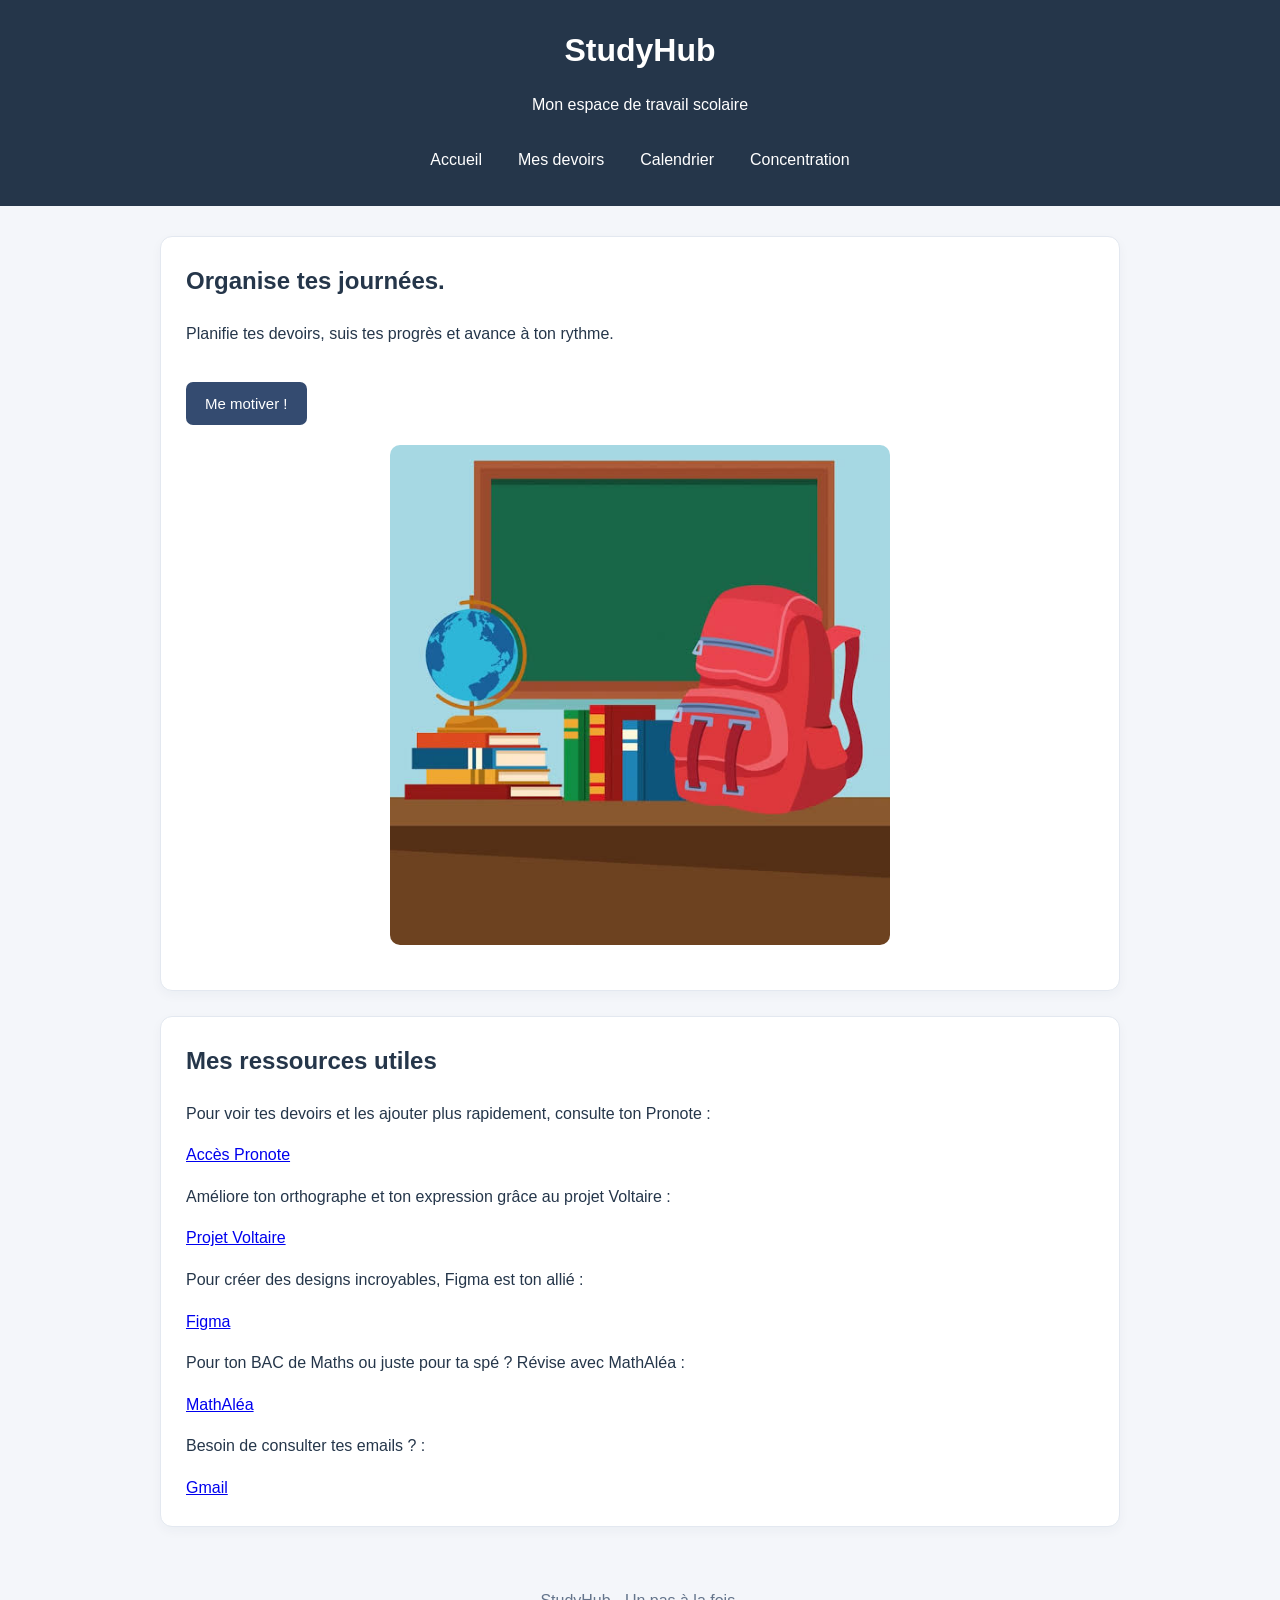
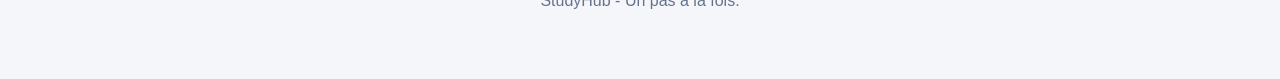
<file: index.html>
<!DOCTYPE html>
<html lang="fr">
<head>
    <meta charset="UTF-8">
    <meta name="viewport" content="width=device-width, initial-scale=1.0"> <!--ajuste les dimensions et le niveau de zoom du site Web pour qu’ils s’adaptent à l’écran--> 
    <title>StudyHub - Mon espace scolaire</title>
    <link rel="stylesheet" href="style.css"> <!--link relie le HTML au fichier CSS.-->
</head>

<body>
    <header> <!--header contient l'en-tête de la page.-->
        <h1>StudyHub</h1>
        <p>Mon espace de travail scolaire</p>

        <!-- Liens vers les sections de la page -->
        <nav> 
				<!--La balise <nav> en HTML est un élément utilisé pour définir un bloc majeur 
				de liens de navigation sur une page web. Il indique au navigateur et aux technologies d’assistance 
				(comme les lecteurs d’écran(logiciel d'assistance qui retranscrit ce qui est affiché à l'écran par une synthèse vocale ou sur un afficheur braille)) 
				que le contenu ci-joint est destiné à la navigation 
				dans la page actuelle ou vers d’autres pages du site Web. -->
			<a href="index.html">Accueil</a>
			<a href="devoirs.html">Mes devoirs</a>
			<a href="calendrier.html">Calendrier</a>
			<a href="concentration.html">Concentration</a>
        </nav>
    </header>

    <main> <!--main regroupe le contenu principal.-->
        <section id="accueil"> <!--id permet d'identifier une zone précise, notamment pour la manipuler en JavaScript.-->
            <h2>Organise tes journées.</h2>
            <p>
                Planifie tes devoirs, suis tes progrès
                et avance à ton rythme.
            </p>
				
			<!-- Bouton qui déclenche un événement JavaScript -->
			<button id="bouton-bienvenue" type="button">
				Me motiver !
			</button>
			
			<!-- Le message apparaîtra ici -->
			<p id="message-bienvenue"></p>
            
			<!-- Image : tu peux remplacer le fichier -->
            <img src="illustration.jfif"
                 alt="Illustration d'un espace de travail scolaire">
        </section> <!--section sépare les grandes parties du site-->
		
	<section id="ressources">
		<h2>Mes ressources utiles</h2>

		<p>
			Pour voir tes devoirs et les ajouter plus 
			rapidement, consulte ton Pronote :
		</p>

			<a href="https://9830557n.index-education.net/pronote/"
			target="_blank" 
			rel="noopener noreferrer">
			Accès Pronote
			</a>
		<p>
			Améliore ton orthographe et ton expression 
			grâce au projet Voltaire :
		</p>

			<a href="https://www.projet-voltaire.fr/"
			target="_blank" 
			rel="noopener noreferrer">
			Projet Voltaire
			</a>
		<p>
			Pour créer des designs incroyables, Figma est ton allié : 
		</p>

			<a href="https://www.figma.com/fr-fr/"
			target="_blank" 
			rel="noopener noreferrer">
			Figma
			</a>
		<p>
			Pour ton BAC de Maths ou juste pour ta spé ? 
			Révise avec MathAléa : 
		</p>

			<a href="https://mathalea.fr/alea/"
			target="_blank" 
			rel="noopener noreferrer">
			MathAléa
			</a>
		<p>
			Besoin de consulter tes emails ? : 
		</p>

			<a href="https://mail.google.com"
			target="_blank" 
			rel="noopener noreferrer">
			Gmail
			</a>
	</section>
			<!--href indique l'adresse de destination.
			target="_blank" ouvre le lien dans un nouvel onglet.
			rel="noopener noreferrer" renforce la sécurité du nouvel onglet.-->

    <footer>
        <p>StudyHub - Un pas à la fois.</p>
    </footer>

    <script src="script.js"></script> <!--script relie le HTML au fichier JavaScript.-->
</body>
</html>
</file>
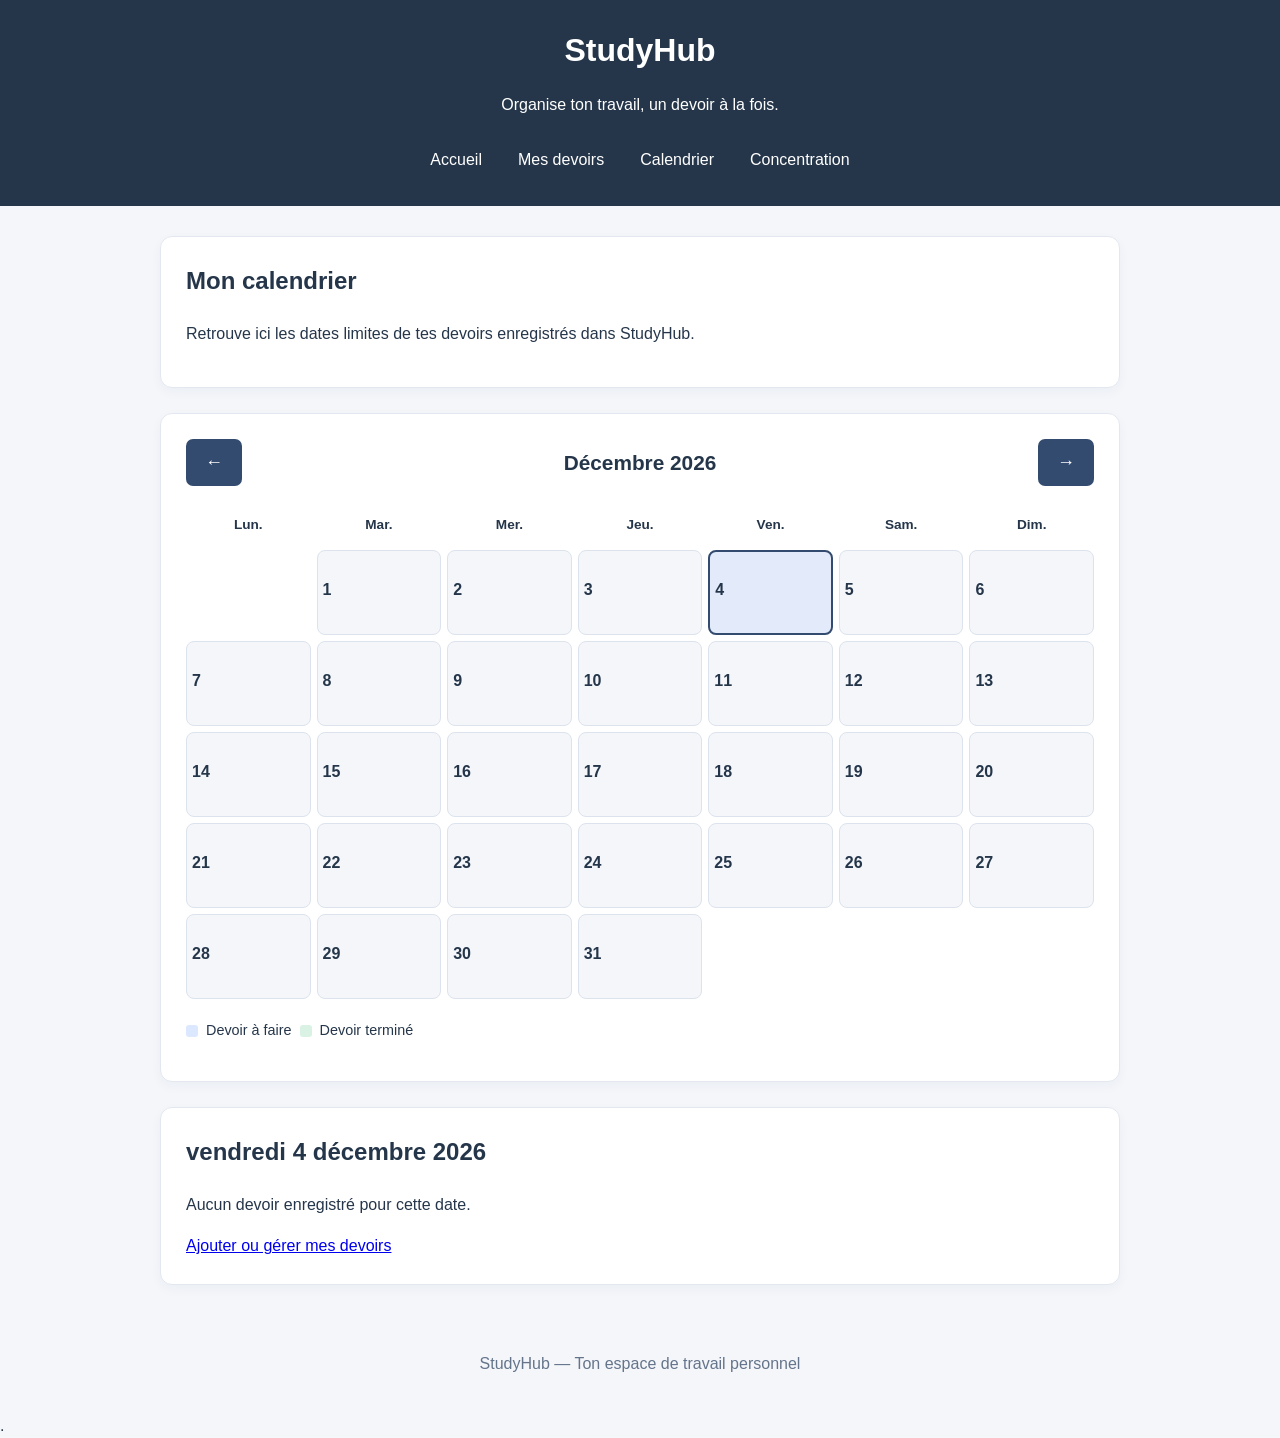
<file: calendrier.html>
<!DOCTYPE html>
<html lang="fr">

<head>
    <meta charset="UTF-8">
    <meta name="viewport" content="width=device-width, initial-scale=1.0">

    <title>Calendrier | StudyHub</title>

    <!-- On réutilise le CSS commun du site -->
    <link rel="stylesheet" href="style.css">
</head>

<body>

    <header>
        <h1>StudyHub</h1>
        <p>Organise ton travail, un devoir à la fois.</p>

        <!-- Navigation entre les pages -->
        <nav>
            <a href="index.html">Accueil</a>
            <a href="devoirs.html">Mes devoirs</a>
            <a href="calendrier.html">Calendrier</a>
            <a href="concentration.html">Concentration</a>
        </nav>
    </header>

    <main>

        <section>
            <h2>Mon calendrier</h2>
            <p>
                Retrouve ici les dates limites de tes devoirs
                enregistrés dans StudyHub.
            </p>
        </section>

        <section id="section-calendrier">

            <!-- Les boutons permettent de changer de mois -->
            <div class="calendrier-navigation">
                <button id="mois-precedent" type="button"
                    aria-label="Mois précédent">
                    ←
                </button>

                <h2 id="titre-mois" aria-live="polite"></h2>

                <button id="mois-suivant" type="button"
                    aria-label="Mois suivant">
                    →
                </button>
            </div>

            <!-- Les jours et les devoirs seront créés en JavaScript -->
            <div id="calendrier" aria-label="Calendrier mensuel"></div>

            <p class="legende-calendrier">
                <span class="point-legende point-a-faire"></span>
                Devoir à faire
                <span class="point-legende point-termine"></span>
                Devoir terminé
            </p>

        </section>

        <!-- Liste des devoirs du jour sélectionné -->
        <section id="details-jour">
            <h2 id="titre-jour">Sélectionne une date</h2>
            <ul id="devoirs-du-jour"></ul>
            <p id="message-jour">
                Clique sur un jour du calendrier pour voir ses devoirs.
            </p>

            <a href="devoirs.html">Ajouter ou gérer mes devoirs</a>
        </section>

    </main>

    <footer>
        <p>StudyHub — Ton espace de travail personnel</p>
    </footer>

    <!-- Le même fichier JavaScript que sur les autres pages -->
    <script src="script.js"></script>

</body>
</html>








.
</file>
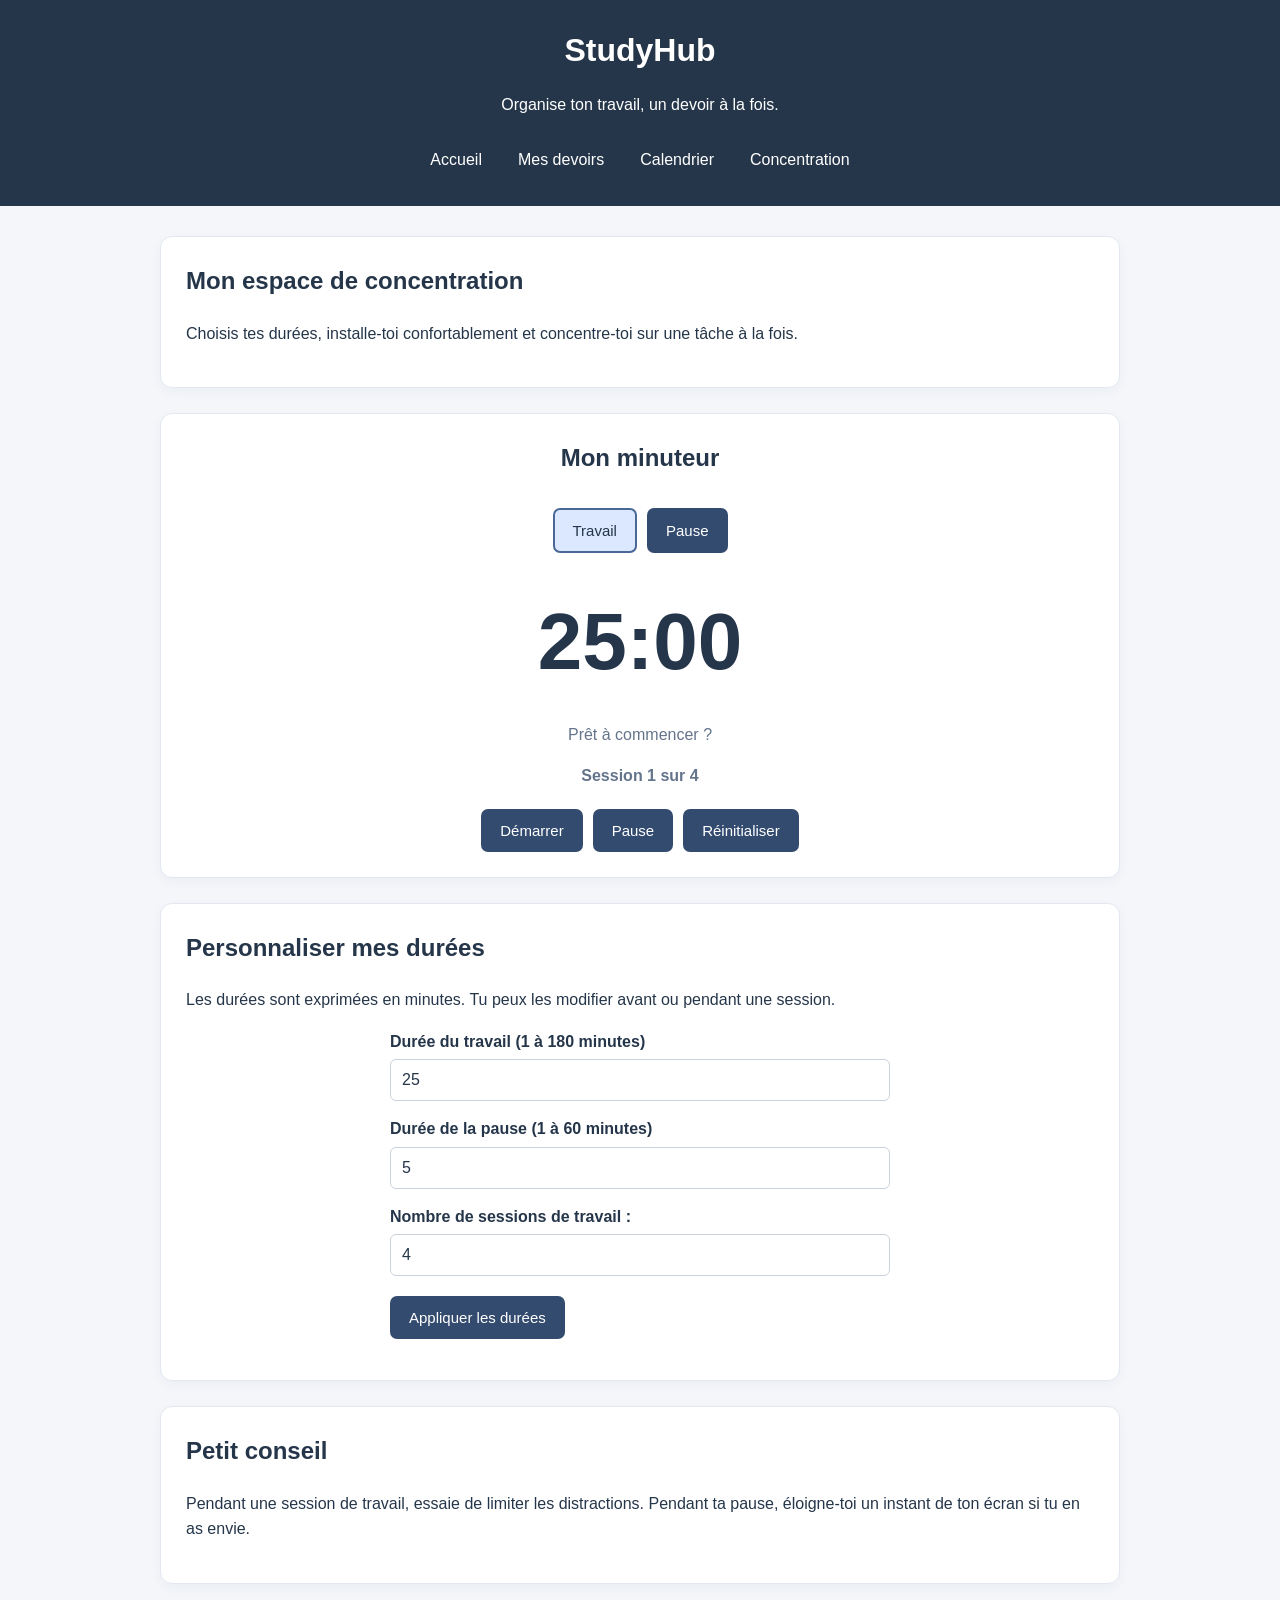
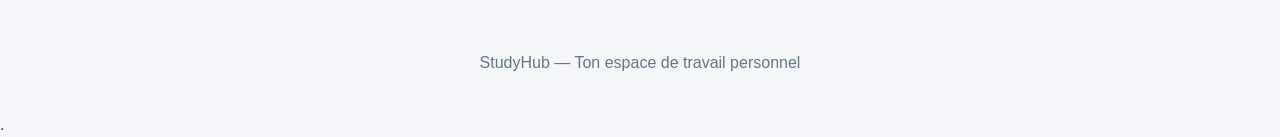
<file: concentration.html>
<!DOCTYPE html>
<html lang="fr">

<head>
    <meta charset="UTF-8">
    <meta name="viewport" content="width=device-width, initial-scale=1.0">

    <title>Concentration | StudyHub</title>
    <link rel="stylesheet" href="style.css">
</head>

<body>

    <header>
        <h1>StudyHub</h1>
        <p>Organise ton travail, un devoir à la fois.</p>

        <nav>
            <a href="index.html">Accueil</a>
            <a href="devoirs.html">Mes devoirs</a>
            <a href="calendrier.html">Calendrier</a>
            <a href="concentration.html">Concentration</a>
        </nav>
    </header>

    <main>

        <section>
            <h2>Mon espace de concentration</h2>
            <p>
                Choisis tes durées, installe-toi confortablement
                et concentre-toi sur une tâche à la fois.
            </p>
        </section>

        <section id="section-concentration">

            <h2>Mon minuteur</h2>

            <!-- Choix du mode de fonctionnement -->
            <div class="choix-mode">
                <button id="mode-travail" type="button">
                    Travail
                </button>

                <button id="mode-pause" type="button">
                    Pause
                </button>
            </div>

            <!-- Temps restant -->
            <div id="minuteur" role="timer"
                aria-label="Temps restant">
                25:00
            </div>

            <p id="etat-minuteur" aria-live="polite">
                Prêt à commencer ?
            </p> 
			<p id="progression-sessions">Session 1 sur 4</p>


            <!-- Commandes du minuteur -->
            <div class="commandes-minuteur">
                <button id="demarrer-minuteur" type="button">
                    Démarrer
                </button>

                <button id="pause-minuteur" type="button">
                    Pause
                </button>

                <button id="reinitialiser-minuteur" type="button">
                    Réinitialiser
                </button>
            </div>

        </section>

        <section>
            <h2>Personnaliser mes durées</h2>

            <p>
                Les durées sont exprimées en minutes.
                Tu peux les modifier avant ou pendant une session.
            </p>

            <form id="formulaire-durees">

                <label for="duree-travail">
                    Durée du travail (1 à 180 minutes)
                </label>

                <input
                    type="number"
                    id="duree-travail"
                    min="1"
                    max="180"
                    value="25"
                    required
                >

                <label for="duree-pause">
                    Durée de la pause (1 à 60 minutes)
                </label>

                <input
                    type="number"
                    id="duree-pause"
                    min="1"
                    max="60"
                    value="5"
                    required
                >
				
				<!-- Nombre de sessions de travail souhaitées -->
				<label for="nombre-sessions">
					Nombre de sessions de travail :
				</label>
				<input
					type="number"
					id="nombre-sessions"
					min="1"
					max="20"
					value="4"
					required
				>

                <button type="submit">
                    Appliquer les durées
                </button>

            </form>

            <p id="message-durees" aria-live="polite"></p>
        </section>

        <section>
            <h2>Petit conseil</h2>
            <p>
                Pendant une session de travail, essaie de limiter
                les distractions. Pendant ta pause, éloigne-toi
                un instant de ton écran si tu en as envie.
            </p>
        </section>

    </main>

    <footer>
        <p>StudyHub — Ton espace de travail personnel</p>
    </footer>

    <script src="script.js"></script>

</body>
</html>








.
</file>
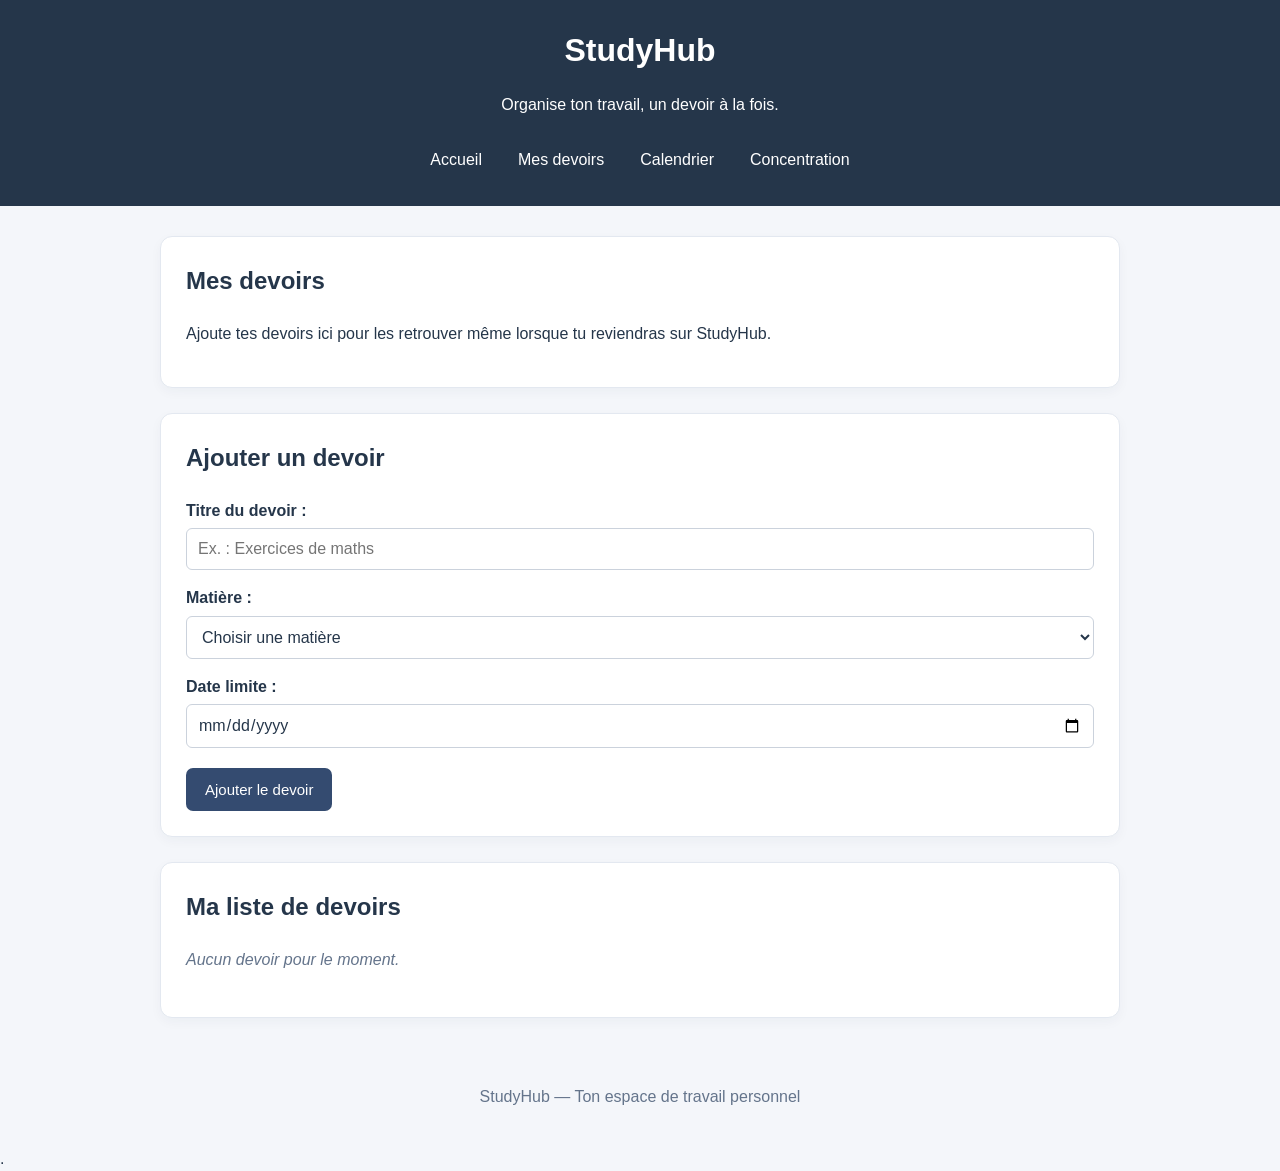
<file: devoirs.html>
<!DOCTYPE html>
<html lang="fr">

<head>
    <meta charset="UTF-8">

    <!-- Permet un affichage adapté à la taille de l'écran -->
    <meta name="viewport" content="width=device-width, initial-scale=1.0">

    <title>Mes devoirs | StudyHub</title>

    <!-- On utilise le même CSS que les autres pages -->
    <link rel="stylesheet" href="style.css">

    <!-- Le JavaScript sera chargé à la fin du body -->
</head>

<body>

    <!-- En-tête du site -->
    <header>
        <h1>StudyHub</h1>
        <p>Organise ton travail, un devoir à la fois.</p>

        <!-- Menu de navigation entre les pages -->
        <nav>
            <a href="index.html">Accueil</a>
            <a href="devoirs.html">Mes devoirs</a>
            <a href="calendrier.html">Calendrier</a>
            <a href="concentration.html">Concentration</a>
        </nav>
    </header>

    <main>

        <!-- Présentation de la page -->
        <section>
            <h2>Mes devoirs</h2>
            <p>
                Ajoute tes devoirs ici pour les retrouver
                même lorsque tu reviendras sur StudyHub.
            </p>
        </section>

        <!-- Formulaire pour ajouter un devoir -->
        <section>
            <h2>Ajouter un devoir</h2>

            <form id="formulaire-devoir">

                <!-- Le titre du devoir -->
                <label for="titre">Titre du devoir :</label>
                <input
                    type="text"
                    id="titre"
                    placeholder="Ex. : Exercices de maths"
                    required
                >

                <!-- La matière concernée -->
                <label for="matiere">Matière :</label>
                <select id="matiere" required>
                    <option value="">Choisir une matière</option>
                    <option value="Mathématiques">Mathématiques</option>
                    <option value="Physique-chimie">Physique-chimie</option>
                    <option value="NSI">NSI</option>
                     <option value="NSI">Histoire des Arts</option>
                    <option value="Français">Français</option>
                    <option value="Anglais">Anglais</option>
                    <option value="Espagnol">Espagnol</option>
                    <option value="Histoire-géographie">
                        Histoire-géographie
                    </option>
                    <option value="Autre">Autre</option>
                </select>

                <!-- La date à laquelle le devoir doit être rendu -->
                <label for="date-limite">Date limite :</label>
                <input
                    type="date"
                    id="date-limite"
                    required
                >

                <!-- Ce bouton déclenche l'envoi du formulaire -->
                <button type="submit">Ajouter le devoir</button>

            </form>
        </section>

        <!-- Liste des devoirs enregistrés -->
        <section>
            <h2>Ma liste de devoirs</h2>

            <p id="message-liste">
                Aucun devoir pour le moment.
            </p>

            <!-- JavaScript ajoutera les devoirs dans cette liste -->
            <ul id="liste-devoirs"></ul>

            <p id="message-confirmation" aria-live="polite"></p>
        </section>

    </main>

    <footer>
        <p>StudyHub — Ton espace de travail personnel</p>
    </footer>

    <!-- On charge JavaScript après les éléments HTML -->
    <script src="script.js"></script>

</body>
</html>








.
</file>
<file: style.css>
/* ===== STYLE GÉNÉRAL ===== */

* {
    box-sizing: border-box;
}

body {
    font-family: Arial, sans-serif;
    background-color: #f4f6fa;
    color: #25364a;
    margin: 0;
    line-height: 1.6;
}

/* ===== EN-TÊTE ET NAVIGATION ===== */

header {
    background-color: #25364a;
    color: white;
    text-align: center;
    padding: 25px 20px;
}

header h1 {
    margin-top: 0;
    margin-bottom: 10px;
}

nav {
    display: flex;
    justify-content: center;
    align-items: center;
    flex-wrap: wrap;
    gap: 8px;
    margin-top: 20px;
}

nav a {
    color: white;
    text-decoration: none;
    padding: 9px 14px;
    border-radius: 6px;
    transition: background-color 0.2s, color 0.2s;
}

nav a:hover,
nav a:focus-visible {
    background-color: #496895;
    color: white;
    outline: none;
}

/* ===== CONTENU PRINCIPAL ===== */

main {
    width: 100%;
    max-width: 1000px;
    margin: 30px auto;
    padding: 0 20px;
}

/* ===== SECTIONS ===== */

section {
    background-color: white;
    padding: 25px;
    margin-bottom: 25px;
    border: 1px solid #e3e8f0;
    border-radius: 12px;
    box-shadow: 0 4px 12px rgba(37, 54, 74, 0.04);
}

section h2 {
    margin-top: 0;
}

/* ===== IMAGE D'ACCUEIL ===== */

#accueil img {
    width: 100%;
    max-width: 500px;
    display: block;
    margin: 20px auto;
    border-radius: 10px;
}

/* ===== FORMULAIRES ===== */

label {
    display: block;
    margin-top: 15px;
    margin-bottom: 5px;
    font-weight: bold;
}

input,
select,
textarea {
    width: 100%;
    box-sizing: border-box;
    padding: 11px;
    border: 1px solid #cbd2dc;
    border-radius: 6px;
    font-family: inherit;
    font-size: 16px;
    background-color: white;
    color: #25364a;
}

input:focus,
select:focus,
textarea:focus {
    outline: 2px solid #496895;
    outline-offset: 2px;
}

/* ===== BOUTONS ===== */

button {
    background-color: #344b70;
    color: white;
    padding: 12px 18px;
    margin-top: 20px;
    border: 1px solid transparent;
    border-radius: 7px;
    font-family: inherit;
    font-size: 15px;
    cursor: pointer;
    transition: background-color 0.2s, transform 0.2s;
}

button:hover {
    background-color: #496895;
}

button:active {
    transform: scale(0.98);
}

button:focus-visible {
    outline: 3px solid #a9c3ff;
    outline-offset: 3px;
}

/* ===== LISTES ET BAS DE PAGE ===== */

li {
    margin: 10px 0;
}

footer {
    text-align: center;
    color: #64748b;
    padding: 20px;
}

/* ===== LISTE DES DEVOIRS ===== */

#liste-devoirs {
    list-style: none;
    padding: 0;
    margin-top: 20px;
}

#liste-devoirs li {
    display: flex;
    align-items: center;
    flex-wrap: wrap;
    gap: 12px;
    background-color: #f4f6fa;
    border: 1px solid #dce3ed;
    border-radius: 10px;
    padding: 16px;
    margin-bottom: 12px;
}

/* La case à cocher garde une taille adaptée */
#liste-devoirs input[type="checkbox"] {
    width: 18px;
    height: 18px;
    cursor: pointer;
}

/* Le texte utilise la place disponible */
#liste-devoirs li span {
    flex: 1;
    min-width: 180px;
    overflow-wrap: anywhere;
    line-height: 1.5;
}

/* Boutons propres à chaque devoir */
#liste-devoirs li button {
    margin-top: 0;
    padding: 8px 12px;
    font-size: 14px;
    background-color: #e8edf5;
    color: #25364a;
    border: 1px solid #cbd2dc;
}

#liste-devoirs li button:hover {
    background-color: #d8e1ef;
}

#message-liste {
    color: #64748b;
    font-style: italic;
}

#message-confirmation {
    color: #344b70;
    font-weight: bold;
    margin-top: 15px;
}

/* ===== CALENDRIER STUDYHUB ===== */

.calendrier-navigation {
    display: flex;
    justify-content: space-between;
    align-items: center;
    gap: 12px;
    margin-bottom: 20px;
}

.calendrier-navigation h2 {
    text-align: center;
    margin: 0;
    font-size: 1.3rem;
    text-transform: capitalize;
}

.calendrier-navigation button {
    margin-top: 0;
    min-width: 42px;
    font-size: 18px;
}

#calendrier {
    display: grid;
    grid-template-columns: repeat(7, minmax(0, 1fr));
    gap: 6px;
}

.nom-jour {
    text-align: center;
    font-weight: bold;
    padding: 8px 0;
    font-size: 0.85rem;
}

.case-jour {
    min-width: 0;
    min-height: 85px;
    padding: 8px 5px;
    background-color: #f4f6fa;
    border: 1px solid #dce3ed;
    border-radius: 8px;
    color: #25364a;
    cursor: pointer;
    text-align: left;
    font: inherit;
    margin: 0;
    overflow-wrap: anywhere;
}

.case-jour:hover {
    border-color: #496895;
    background-color: #eaf0fa;
}

.case-jour:focus-visible {
    outline: 3px solid #496895;
    outline-offset: 2px;
}

.case-jour.jour-vide {
    background-color: transparent;
    border-color: transparent;
    cursor: default;
}

.case-jour.jour-vide:hover {
    background-color: transparent;
}

.case-jour.aujourdhui {
    border: 2px solid #496895;
}

.case-jour.selectionne {
    background-color: #e3ebfa;
    border: 2px solid #344b70;
}

.numero-jour {
    display: block;
    font-weight: bold;
    margin-bottom: 5px;
}

.mini-devoir {
    display: block;
    margin-top: 4px;
    padding: 3px 4px;
    border-radius: 4px;
    font-size: 0.7rem;
    line-height: 1.3;
}

.mini-devoir.a-faire {
    background-color: #dce8ff;
    color: #253f70;
}

.mini-devoir.termine {
    background-color: #d9f2e4;
    color: #205c3b;
    text-decoration: line-through;
}

.plus-devoirs {
    display: block;
    font-size: 0.7rem;
    margin-top: 4px;
    color: #64748b;
}

.legende-calendrier {
    display: flex;
    align-items: center;
    flex-wrap: wrap;
    gap: 8px;
    margin-top: 20px;
    font-size: 0.9rem;
}

.point-legende {
    display: inline-block;
    width: 12px;
    height: 12px;
    border-radius: 3px;
}

.point-a-faire {
    background-color: #dce8ff;
}

.point-termine {
    background-color: #d9f2e4;
}

#devoirs-du-jour {
    padding-left: 20px;
}

#devoirs-du-jour li {
    overflow-wrap: anywhere;
}

/* ===== MINUTEUR DE CONCENTRATION ===== */

#section-concentration {
    text-align: center;
}

.choix-mode,
.commandes-minuteur {
    display: flex;
    justify-content: center;
    flex-wrap: wrap;
    gap: 10px;
}

.choix-mode button,
.commandes-minuteur button {
    margin-top: 10px;
}

#minuteur {
    font-size: clamp(3rem, 12vw, 5rem);
    font-weight: bold;
    font-variant-numeric: tabular-nums;
    color: #25364a;
    margin: 25px 0 10px;
}

#etat-minuteur {
    color: #64748b;
    min-height: 24px;
}

#mode-travail.mode-actif,
#mode-pause.mode-actif {
    background-color: #dce8ff;
    color: #25364a;
    border: 2px solid #496895;
}

#formulaire-durees {
    max-width: 500px;
    margin: 0 auto;
}

#message-durees {
    color: #344b70;
    font-weight: bold;
}

/* ===== ADAPTATION AUX PETITS ÉCRANS ===== */

@media (max-width: 600px) {
    header {
        padding: 20px 12px;
    }

    nav {
        gap: 4px;
    }

    nav a {
        padding: 8px;
        margin: 0;
        font-size: 14px;
    }

    main {
        margin: 20px auto;
        padding: 0 12px;
    }

    section {
        padding: 18px;
    }

    #calendrier {
        gap: 3px;
    }

    .case-jour {
        min-height: 65px;
        padding: 4px 2px;
        border-radius: 5px;
    }

    .nom-jour {
        font-size: 0.7rem;
    }

    .mini-devoir {
        font-size: 0.6rem;
        padding: 2px;
    }

    .calendrier-navigation h2 {
        font-size: 1.1rem;
    }

    .commandes-minuteur button {
        flex: 1 1 100%;
    }
}

/* Progression des sessions de concentration */
#progression-sessions {
    color: #64748b;
    font-weight: bold;
    margin: 10px 0;
}

/* ===== Statistiques de concentration ===== */

.section-statistiques {
    margin-top: 30px;
    padding: 24px;
    background-color: #ffffff;
    border: 1px solid #e2e8f0;
    border-radius: 14px;
}

.cartes-statistiques {
    display: grid;
    grid-template-columns: repeat(2, minmax(0, 1fr));
    gap: 16px;
    margin: 20px 0;
}

.carte-statistique {
    padding: 18px;
    background-color: #f1f5f9;
    border-radius: 10px;
    text-align: center;
}

.carte-statistique h3 {
    font-size: 1rem;
    color: #475569;
}

.carte-statistique p {
    font-size: 1.8rem;
    font-weight: bold;
    color: #2563eb;
    margin: 10px 0 0;
}

#reinitialiser-statistiques {
    padding: 10px 16px;
    border: none;
    border-radius: 8px;
    background-color: #e2e8f0;
    color: #1e293b;
    cursor: pointer;
}

#reinitialiser-statistiques:hover {
    background-color: #cbd5e1;
}

@media (max-width: 500px) {
    .cartes-statistiques {
        grid-template-columns: 1fr;
    }
}
</file>
